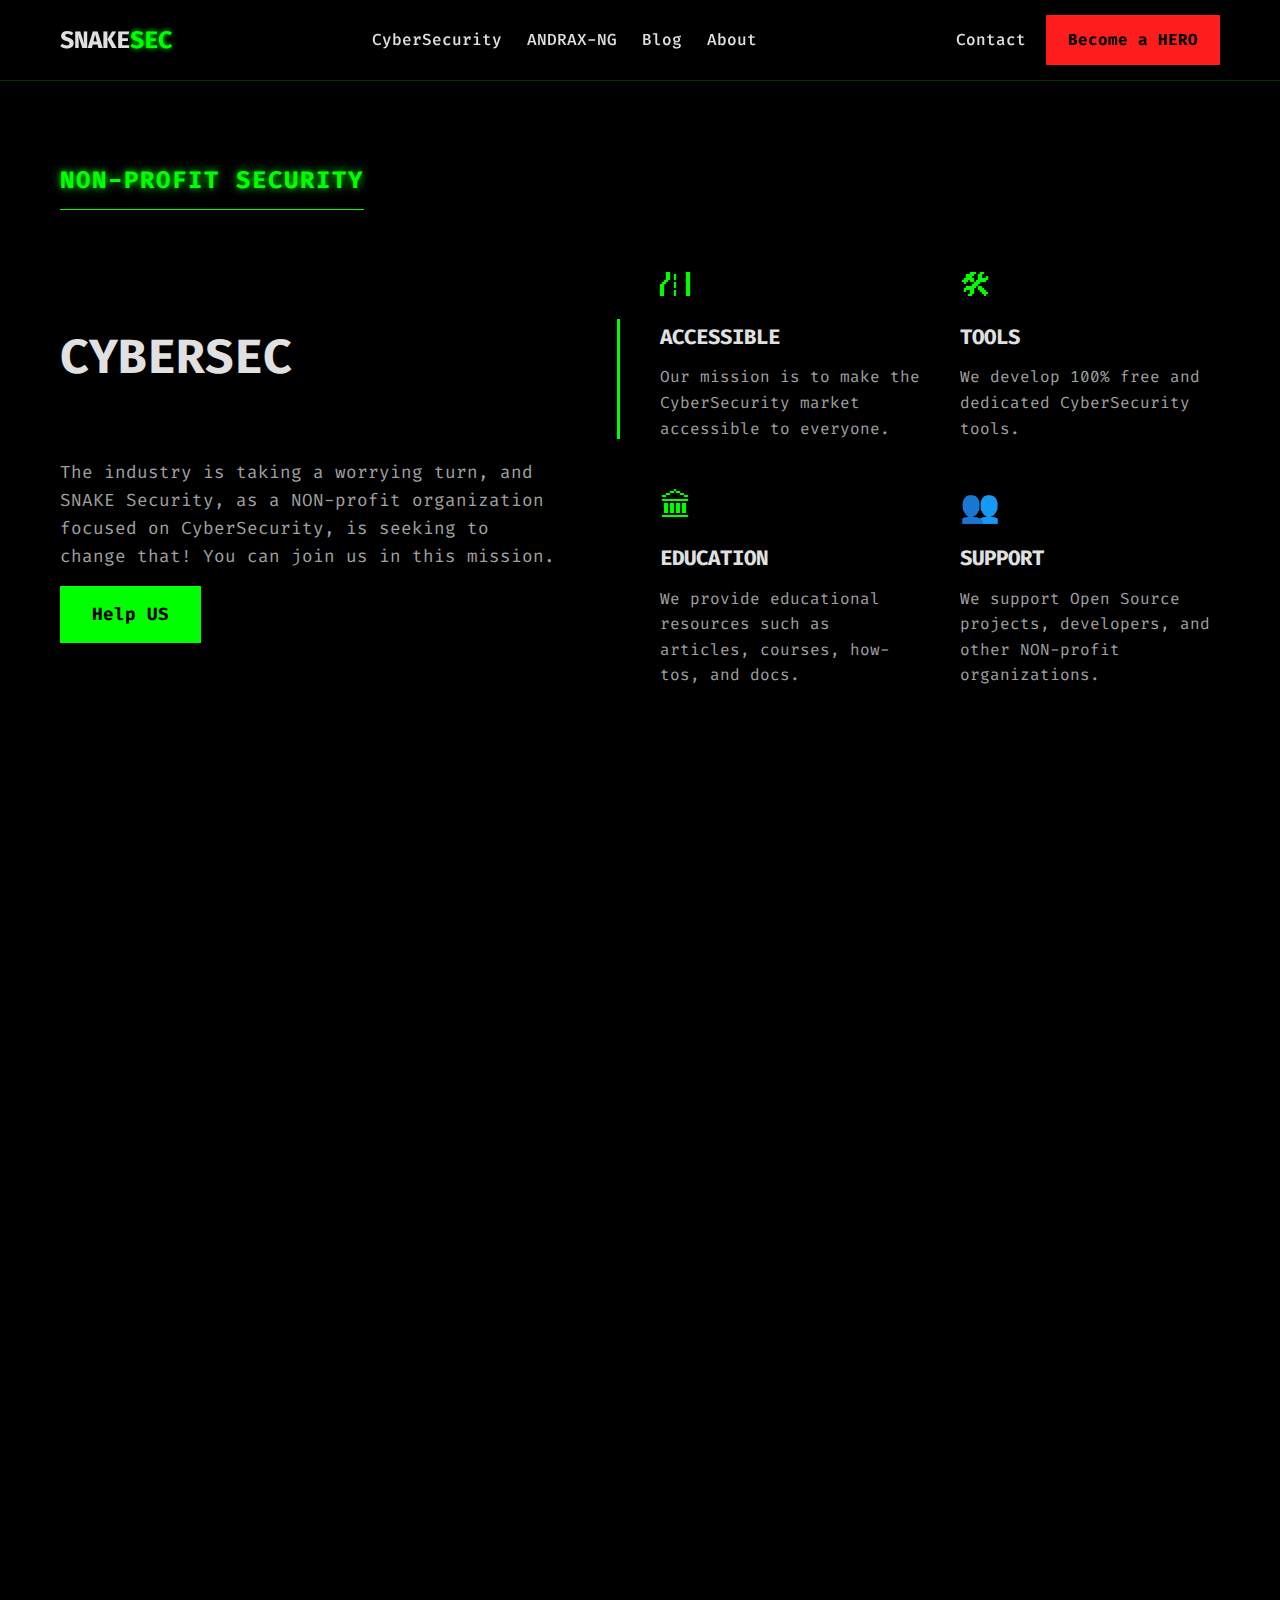
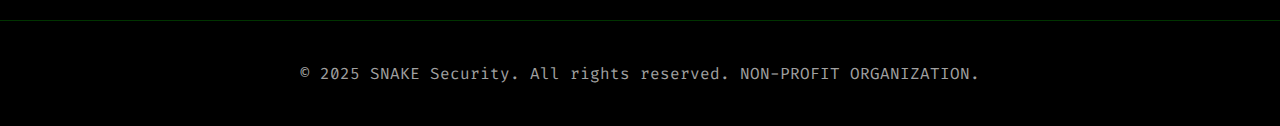
<file: index.html>
<!DOCTYPE html>
<html lang="pt-BR">
<head>
    <meta charset="UTF-8">
    <meta name="viewport" content="width=device-width, initial-scale=1.0">
    <title>SNAKE Security - Non-Profit Cybersecurity</title>
    <link rel="stylesheet" href="https://fonts.googleapis.com/css2?family=Fira+Code:wght@400;500;700&display=swap">
    <link rel="stylesheet" href="css/style.css">
</head>
<body>

    <header class="main-header">
        <div class="container">
            <a href="index.html" class="logo">SNAKE<span>SEC</span></a>
            <nav>
                <ul class="nav-links">
                    <li><a href="cybersecurity.html">CyberSecurity</a></li>
                    <li><a href="andrax-ng.html">ANDRAX-NG</a></li>
                    <li><a href="blog.html">Blog</a></li>
                    <li><a href="about.html">About</a></li>
                </ul>
            </nav>
            <div class="header-actions">
                <a href="contact.html" class="contact-link">Contact</a>
                <a href="contact.html" class="cta-button">Become a HERO</a>
            </div>
            <div class="menu-toggle">☰</div>
        </div>
    </header>

    <main>
        <section class="hero">
            <div class="container">
                <h2 class="section-title fade-in-section">NON-PROFIT SECURITY</h2>
                <div class="hero-content fade-in-section">
                    <div class="hero-text">
                        <h1 id="typing-hero"></h1>
                        <p>The industry is taking a worrying turn, and SNAKE Security, as a NON-profit organization focused on CyberSecurity, is seeking to change that! You can join us in this mission.</p>
                        <a href="about.html" class="hero-button">Help US</a>
                    </div>
                    <div class="hero-features">
                        <div class="feature-item">
                            <div class="icon">⛙</div>
                            <h3>ACCESSIBLE</h3>
                            <p>Our mission is to make the CyberSecurity market accessible to everyone.</p>
                        </div>
                        <div class="feature-item">
                            <div class="icon">🛠</div>
                            <h3>TOOLS</h3>
                            <p>We develop 100% free and dedicated CyberSecurity tools.</p>
                        </div>
                        <div class="feature-item">
                            <div class="icon">🏛</div>
                            <h3>EDUCATION</h3>
                            <p>We provide educational resources such as articles, courses, how-tos, and docs.</p>
                        </div>
                        <div class="feature-item">
                            <div class="icon">👥</div>
                            <h3>SUPPORT</h3>
                            <p>We support Open Source projects, developers, and other NON-profit organizations.</p>
                        </div>
                    </div>
                </div>
            </div>
        </section>

        <section class="content-section fade-in-section">
            <div class="container" style="text-align: center;">
                <p>Stay on top of CyberSecurity News, Tools, and Techniques</p>
                <h2 style="border:none;">SECURITY REALM</h2>
                <div class="realm-grid">
                    <div class="realm-card">
                        <div class="realm-card-img">>_</div>
                        <div class="realm-card-content">
                            <h3>Advanced Phishing Techniques</h3>
                            <p>A deep dive into the latest methods used by attackers and how to defend against them.</p>
                        </div>
                    </div>
                    <div class="realm-card">
                        <div class="realm-card-img">{...}</div>
                        <div class="realm-card-content">
                            <h3>Securing Your Home Network</h3>
                            <p>Practical steps every user can take to harden their Wi-Fi and protect their IoT devices.</p>
                        </div>
                    </div>
                    <div class="realm-card">
                        <div class="realm-card-img">#</div>
                        <div class="realm-card-content">
                            <h3>Introduction to Reverse Engineering</h3>
                            <p>Learn the basics of disassembling and understanding software to find vulnerabilities.</p>
                        </div>
                    </div>
                </div>
                <a href="blog.html" class="hero-button" style="margin-top: 40px;">View All Posts</a>
            </div>
        </section>
    </main>

    <footer class="main-footer">
        <p>&copy; 2025 SNAKE Security. All rights reserved. NON-PROFIT ORGANIZATION.</p>
    </footer>

    <script src="js/script.js"></script>
</body>
</html>
</file>
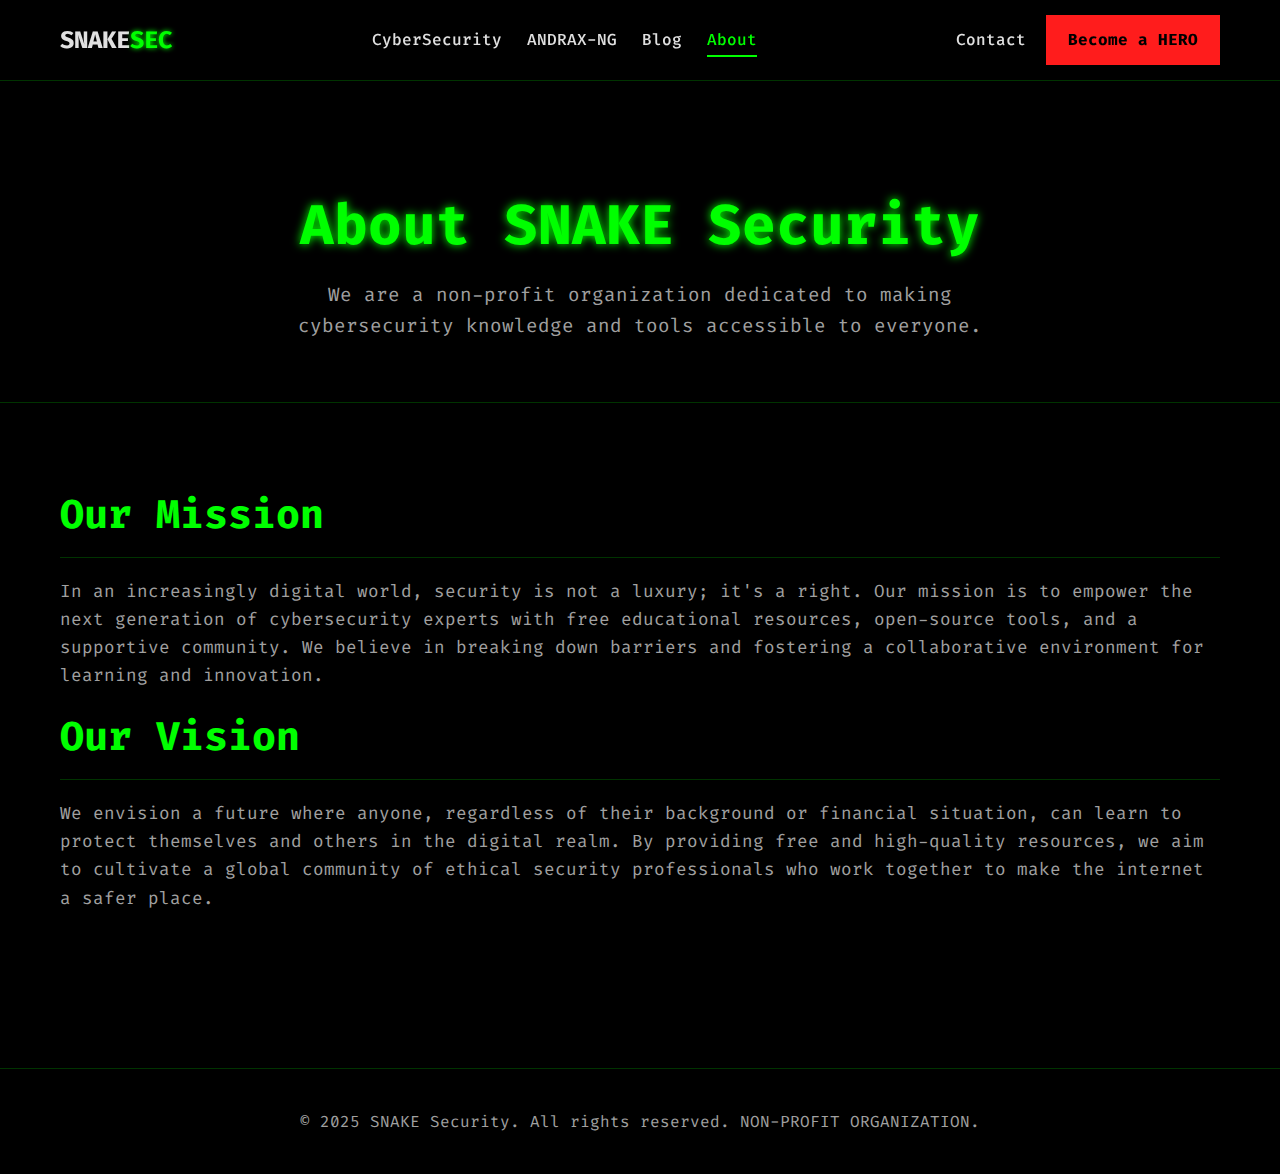
<file: about.html>
<!DOCTYPE html>
<html lang="pt-BR">
<head>
    <meta charset="UTF-8">
    <meta name="viewport" content="width=device-width, initial-scale=1.0">
    <title>About - SNAKE Security</title>
    <link rel="stylesheet" href="https://fonts.googleapis.com/css2?family=Fira+Code:wght@400;500;700&display=swap">
    <link rel="stylesheet" href="css/style.css">
</head>
<body>

    <header class="main-header">
        <div class="container">
            <a href="index.html" class="logo">SNAKE<span>SEC</span></a>
            <nav>
                <ul class="nav-links">
                    <li><a href="cybersecurity.html">CyberSecurity</a></li>
                    <li><a href="andrax-ng.html">ANDRAX-NG</a></li>
                    <li><a href="blog.html">Blog</a></li>
                    <li><a href="about.html" class="active">About</a></li>
                </ul>
            </nav>
            <div class="header-actions">
                <a href="contact.html" class="contact-link">Contact</a>
                <a href="contact.html" class="cta-button">Become a HERO</a>
            </div>
            <div class="menu-toggle">☰</div>
        </div>
    </header>

    <main>
        <div class="page-header fade-in-section">
            <div class="container">
                <h1>About SNAKE Security</h1>
                <p>We are a non-profit organization dedicated to making cybersecurity knowledge and tools accessible to everyone.</p>
            </div>
        </div>
        <section class="content-section fade-in-section">
            <div class="container">
                <h2>Our Mission</h2>
                <p>In an increasingly digital world, security is not a luxury; it's a right. Our mission is to empower the next generation of cybersecurity experts with free educational resources, open-source tools, and a supportive community. We believe in breaking down barriers and fostering a collaborative environment for learning and innovation.</p>
                 <h2>Our Vision</h2>
                <p>We envision a future where anyone, regardless of their background or financial situation, can learn to protect themselves and others in the digital realm. By providing free and high-quality resources, we aim to cultivate a global community of ethical security professionals who work together to make the internet a safer place.</p>
            </div>
        </section>
    </main>

    <footer class="main-footer">
        <p>&copy; 2025 SNAKE Security. All rights reserved. NON-PROFIT ORGANIZATION.</p>
    </footer>

    <script src="js/script.js"></script>
</body>
</html>
</file>
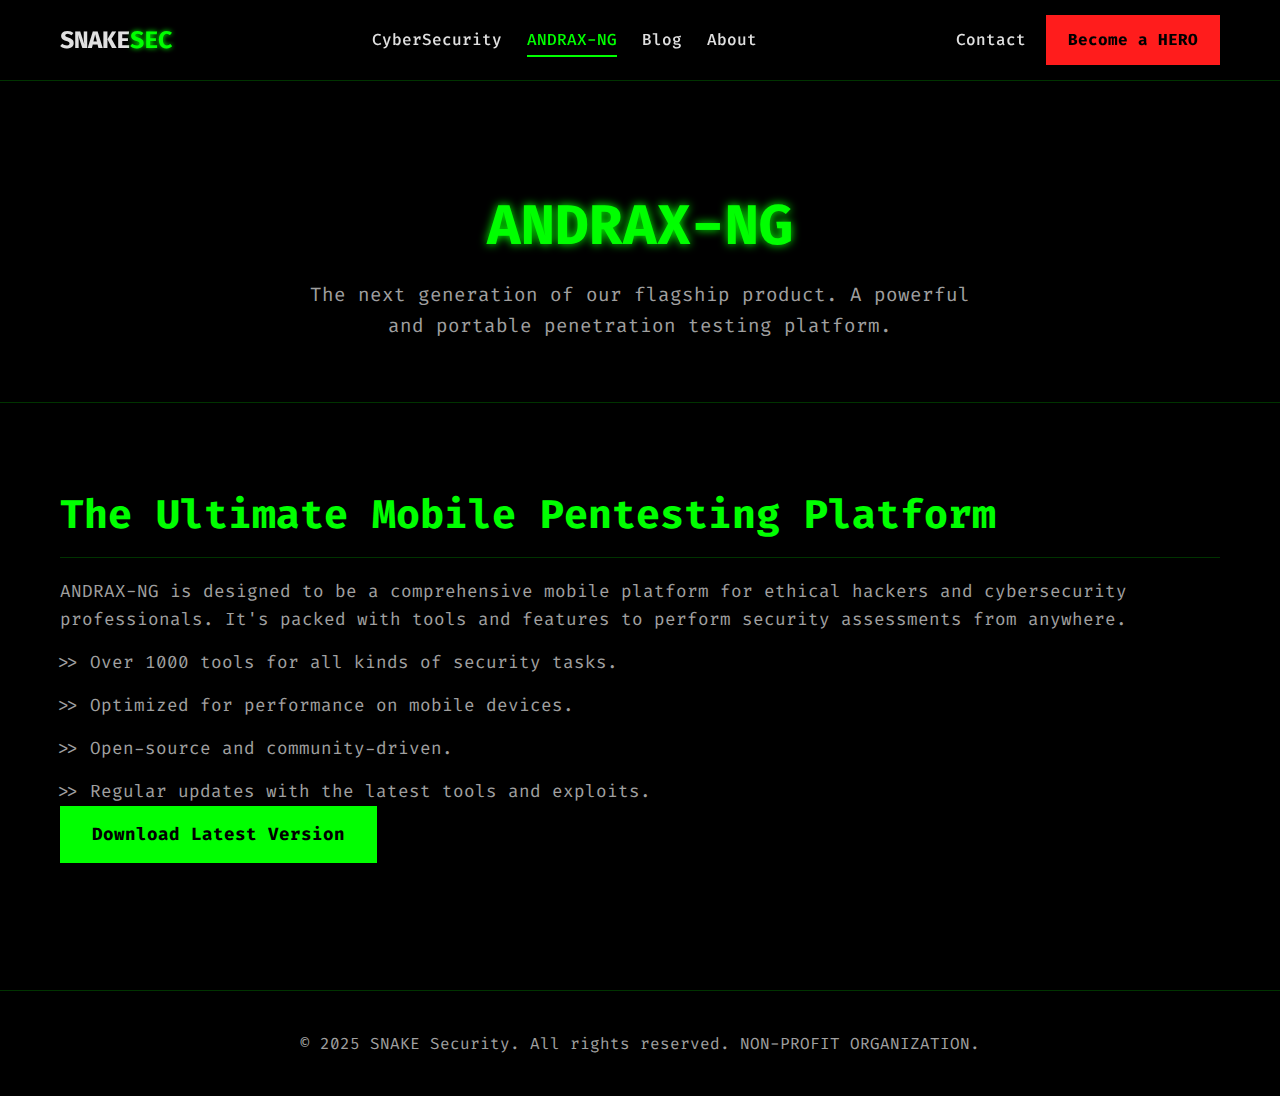
<file: andrax-ng.html>
<!DOCTYPE html>
<html lang="pt-BR">
<head>
    <meta charset="UTF-8">
    <meta name="viewport" content="width=device-width, initial-scale=1.0">
    <title>ANDRAX-NG - SNAKE Security</title>
    <link rel="stylesheet" href="https://fonts.googleapis.com/css2?family=Fira+Code:wght@400;500;700&display=swap">
    <link rel="stylesheet" href="css/style.css">
</head>
<body>

    <header class="main-header">
        <div class="container">
            <a href="index.html" class="logo">SNAKE<span>SEC</span></a>
            <nav>
                <ul class="nav-links">
                    <li><a href="cybersecurity.html">CyberSecurity</a></li>
                    <li><a href="andrax-ng.html" class="active">ANDRAX-NG</a></li>
                    <li><a href="blog.html">Blog</a></li>
                    <li><a href="about.html">About</a></li>
                </ul>
            </nav>
            <div class="header-actions">
                <a href="contact.html" class="contact-link">Contact</a>
                <a href="contact.html" class="cta-button">Become a HERO</a>
            </div>
            <div class="menu-toggle">☰</div>
        </div>
    </header>

    <main>
        <div class="page-header fade-in-section">
            <div class="container">
                <h1>ANDRAX-NG</h1>
                <p>The next generation of our flagship product. A powerful and portable penetration testing platform.</p>
            </div>
        </div>
        <section class="content-section fade-in-section">
            <div class="container">
                <h2>The Ultimate Mobile Pentesting Platform</h2>
                <p>ANDRAX-NG is designed to be a comprehensive mobile platform for ethical hackers and cybersecurity professionals. It's packed with tools and features to perform security assessments from anywhere.</p>
                <ul>
                    <li>Over 1000 tools for all kinds of security tasks.</li>
                    <li>Optimized for performance on mobile devices.</li>
                    <li>Open-source and community-driven.</li>
                    <li>Regular updates with the latest tools and exploits.</li>
                </ul>
                <a href="#" class="hero-button" style="margin-top:20px;">Download Latest Version</a>
            </div>
        </section>
    </main>

    <footer class="main-footer">
        <p>&copy; 2025 SNAKE Security. All rights reserved. NON-PROFIT ORGANIZATION.</p>
    </footer>

    <script src="js/script.js"></script>
</body>
</html>
</file>
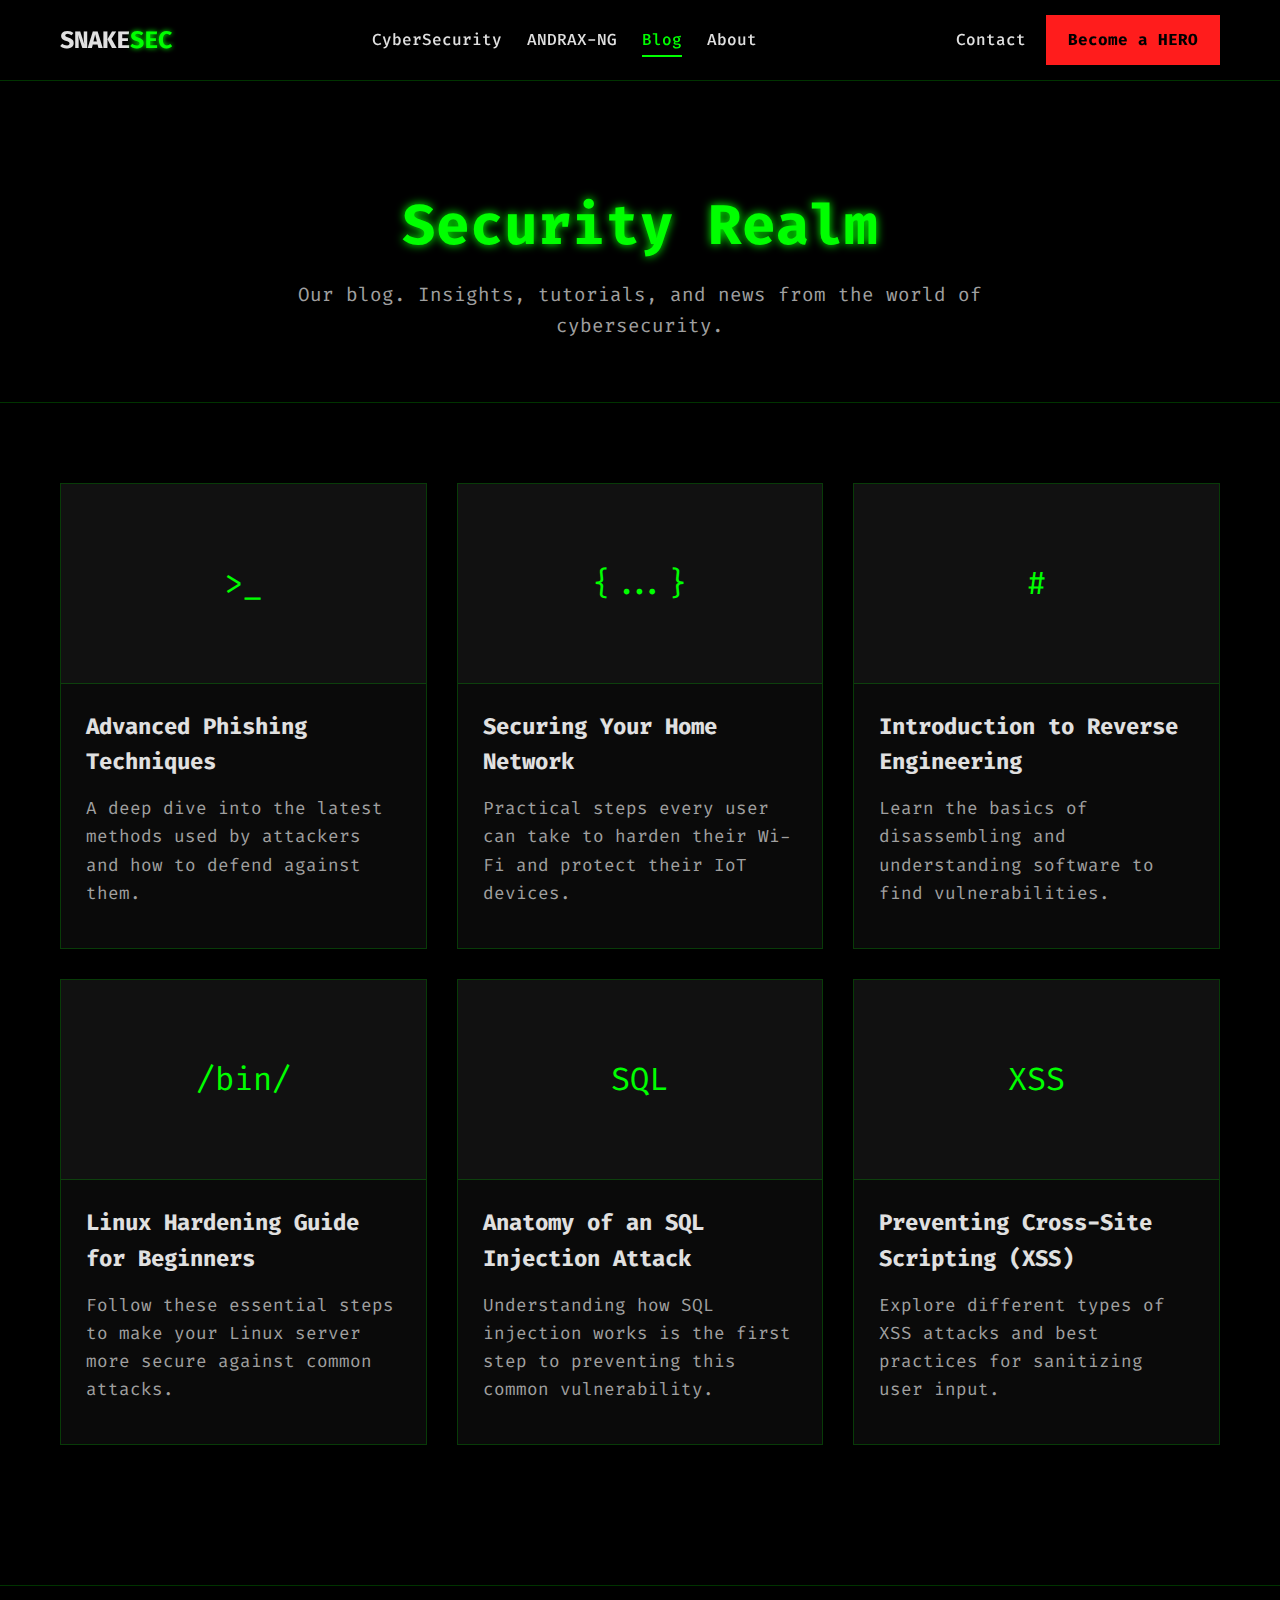
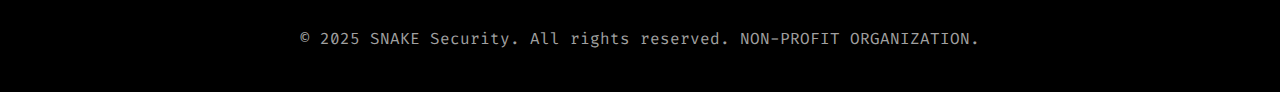
<file: blog.html>
<!DOCTYPE html>
<html lang="pt-BR">
<head>
    <meta charset="UTF-8">
    <meta name="viewport" content="width=device-width, initial-scale=1.0">
    <title>Blog - SNAKE Security</title>
    <link rel="stylesheet" href="https://fonts.googleapis.com/css2?family=Fira+Code:wght@400;500;700&display=swap">
    <link rel="stylesheet" href="css/style.css">
</head>
<body>

    <header class="main-header">
        <div class="container">
            <a href="index.html" class="logo">SNAKE<span>SEC</span></a>
            <nav>
                <ul class="nav-links">
                    <li><a href="cybersecurity.html">CyberSecurity</a></li>
                    <li><a href="andrax-ng.html">ANDRAX-NG</a></li>
                    <li><a href="blog.html" class="active">Blog</a></li>
                    <li><a href="about.html">About</a></li>
                </ul>
            </nav>
            <div class="header-actions">
                <a href="contact.html" class="contact-link">Contact</a>
                <a href="contact.html" class="cta-button">Become a HERO</a>
            </div>
            <div class="menu-toggle">☰</div>
        </div>
    </header>

    <main>
        <div class="page-header fade-in-section">
            <div class="container">
                <h1>Security Realm</h1>
                <p>Our blog. Insights, tutorials, and news from the world of cybersecurity.</p>
            </div>
        </div>
        <section class="content-section fade-in-section">
            <div class="container">
                <div class="realm-grid">
                    <div class="realm-card">
                        <div class="realm-card-img">>_</div>
                        <div class="realm-card-content">
                            <h3>Advanced Phishing Techniques</h3>
                            <p>A deep dive into the latest methods used by attackers and how to defend against them.</p>
                        </div>
                    </div>
                    <div class="realm-card">
                        <div class="realm-card-img">{...}</div>
                        <div class="realm-card-content">
                            <h3>Securing Your Home Network</h3>
                            <p>Practical steps every user can take to harden their Wi-Fi and protect their IoT devices.</p>
                        </div>
                    </div>
                    <div class="realm-card">
                        <div class="realm-card-img">#</div>
                        <div class="realm-card-content">
                            <h3>Introduction to Reverse Engineering</h3>
                            <p>Learn the basics of disassembling and understanding software to find vulnerabilities.</p>
                        </div>
                    </div>
                     <div class="realm-card">
                        <div class="realm-card-img">/bin/</div>
                        <div class="realm-card-content">
                            <h3>Linux Hardening Guide for Beginners</h3>
                            <p>Follow these essential steps to make your Linux server more secure against common attacks.</p>
                        </div>
                    </div>
                    <div class="realm-card">
                        <div class="realm-card-img">SQL</div>
                        <div class="realm-card-content">
                            <h3>Anatomy of an SQL Injection Attack</h3>
                            <p>Understanding how SQL injection works is the first step to preventing this common vulnerability.</p>
                        </div>
                    </div>
                    <div class="realm-card">
                        <div class="realm-card-img">XSS</div>
                        <div class="realm-card-content">
                            <h3>Preventing Cross-Site Scripting (XSS)</h3>
                            <p>Explore different types of XSS attacks and best practices for sanitizing user input.</p>
                        </div>
                    </div>
                </div>
            </div>
        </section>
    </main>

    <footer class="main-footer">
        <p>&copy; 2025 SNAKE Security. All rights reserved. NON-PROFIT ORGANIZATION.</p>
    </footer>

    <script src="js/script.js"></script>
</body>
</html>
</file>
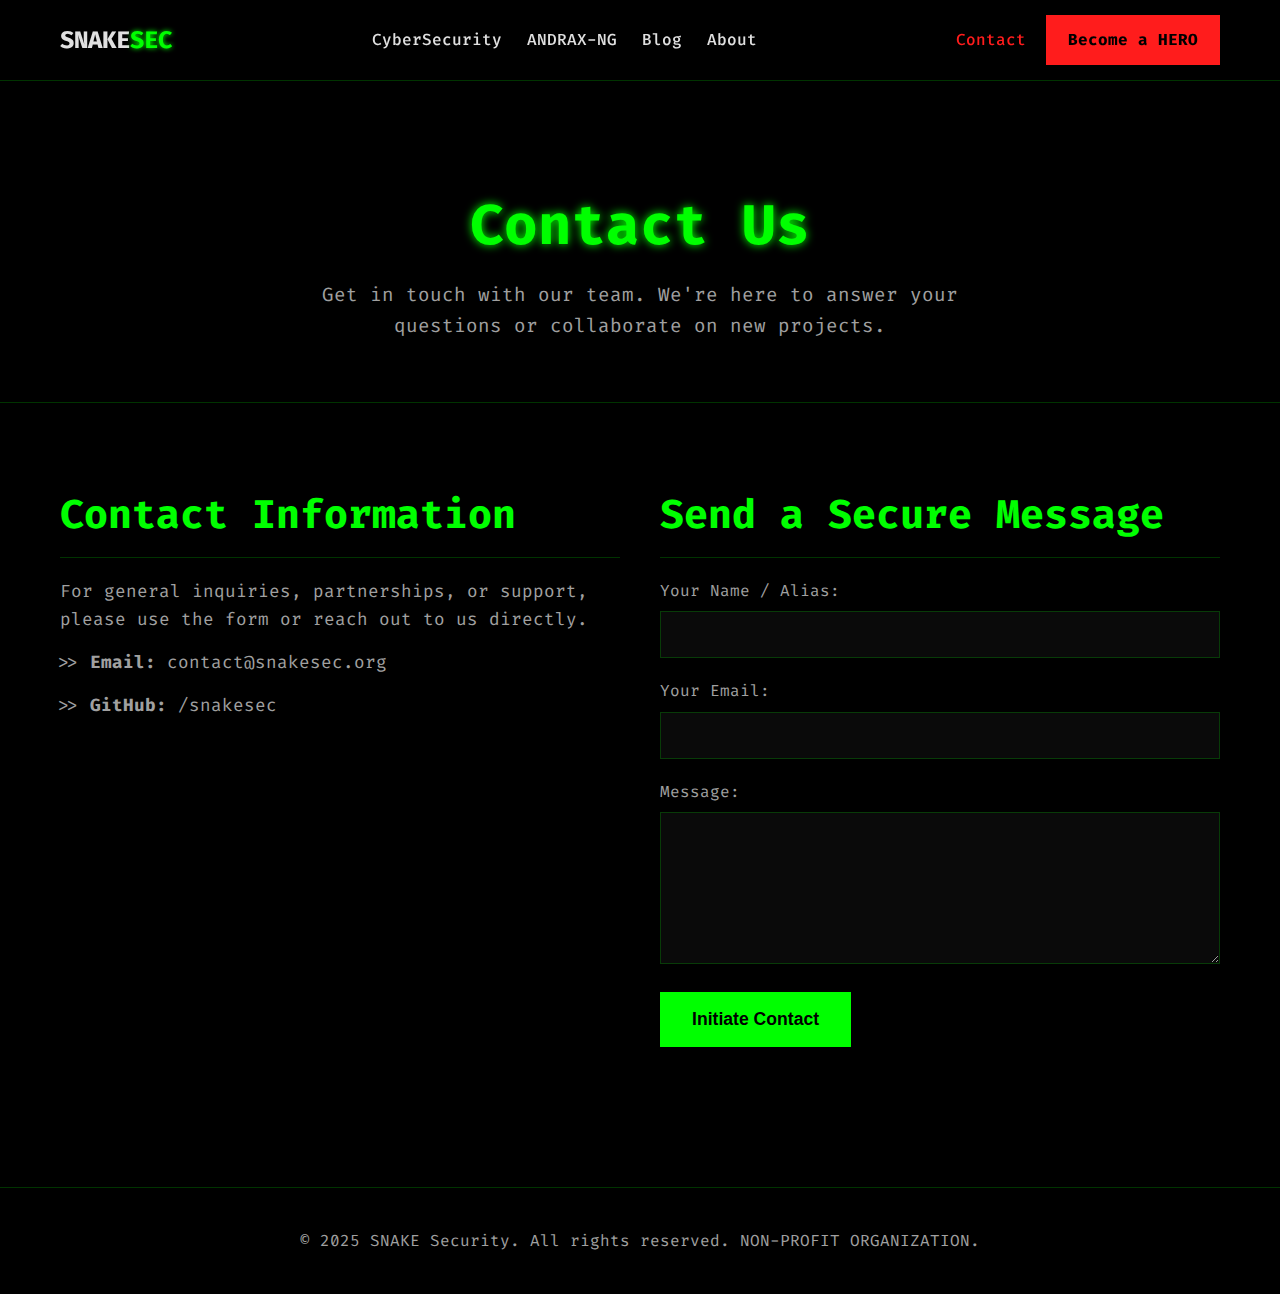
<file: contact.html>
<!DOCTYPE html>
<html lang="pt-BR">
<head>
    <meta charset="UTF-8">
    <meta name="viewport" content="width=device-width, initial-scale=1.0">
    <title>Contact - SNAKE Security</title>
    <link rel="stylesheet" href="https://fonts.googleapis.com/css2?family=Fira+Code:wght@400;500;700&display=swap">
    <link rel="stylesheet" href="css/style.css">
</head>
<body>

    <header class="main-header">
        <div class="container">
            <a href="index.html" class="logo">SNAKE<span>SEC</span></a>
            <nav>
                <ul class="nav-links">
                    <li><a href="cybersecurity.html">CyberSecurity</a></li>
                    <li><a href="andrax-ng.html">ANDRAX-NG</a></li>
                    <li><a href="blog.html">Blog</a></li>
                    <li><a href="about.html">About</a></li>
                </ul>
            </nav>
            <div class="header-actions">
                <a href="contact.html" class="contact-link" style="color: var(--main-red);">Contact</a>
                <a href="contact.html" class="cta-button">Become a HERO</a>
            </div>
            <div class="menu-toggle">☰</div>
        </div>
    </header>

    <main>
        <div class="page-header fade-in-section">
            <div class="container">
                <h1>Contact Us</h1>
                <p>Get in touch with our team. We're here to answer your questions or collaborate on new projects.</p>
            </div>
        </div>
        <section class="content-section fade-in-section">
            <div class="container contact-container">
                <div class="contact-info">
                    <h2>Contact Information</h2>
                    <p>For general inquiries, partnerships, or support, please use the form or reach out to us directly.</p>
                    <ul>
                        <li><strong>Email:</strong> contact@snakesec.org</li>
                        <li><strong>GitHub:</strong> /snakesec</li>
                    </ul>
                </div>
                <div class="contact-form-container">
                    <h2>Send a Secure Message</h2>
                    <form id="contact-form" novalidate>
                        <div class="form-group">
                            <label for="name">Your Name / Alias:</label>
                            <input type="text" id="name" name="name" required>
                        </div>
                        <div class="form-group">
                            <label for="email">Your Email:</label>
                            <input type="email" id="email" name="email" required>
                        </div>
                        <div class="form-group">
                            <label for="message">Message:</label>
                            <textarea id="message" name="message" rows="6" required></textarea>
                        </div>
                        <button type="submit" class="hero-button">Initiate Contact</button>
                        <div id="form-status"></div>
                    </form>
                </div>
            </div>
        </section>
    </main>

    <footer class="main-footer">
        <p>&copy; 2025 SNAKE Security. All rights reserved. NON-PROFIT ORGANIZATION.</p>
    </footer>

    <script src="js/script.js"></script>
</body>
</html>
</file>
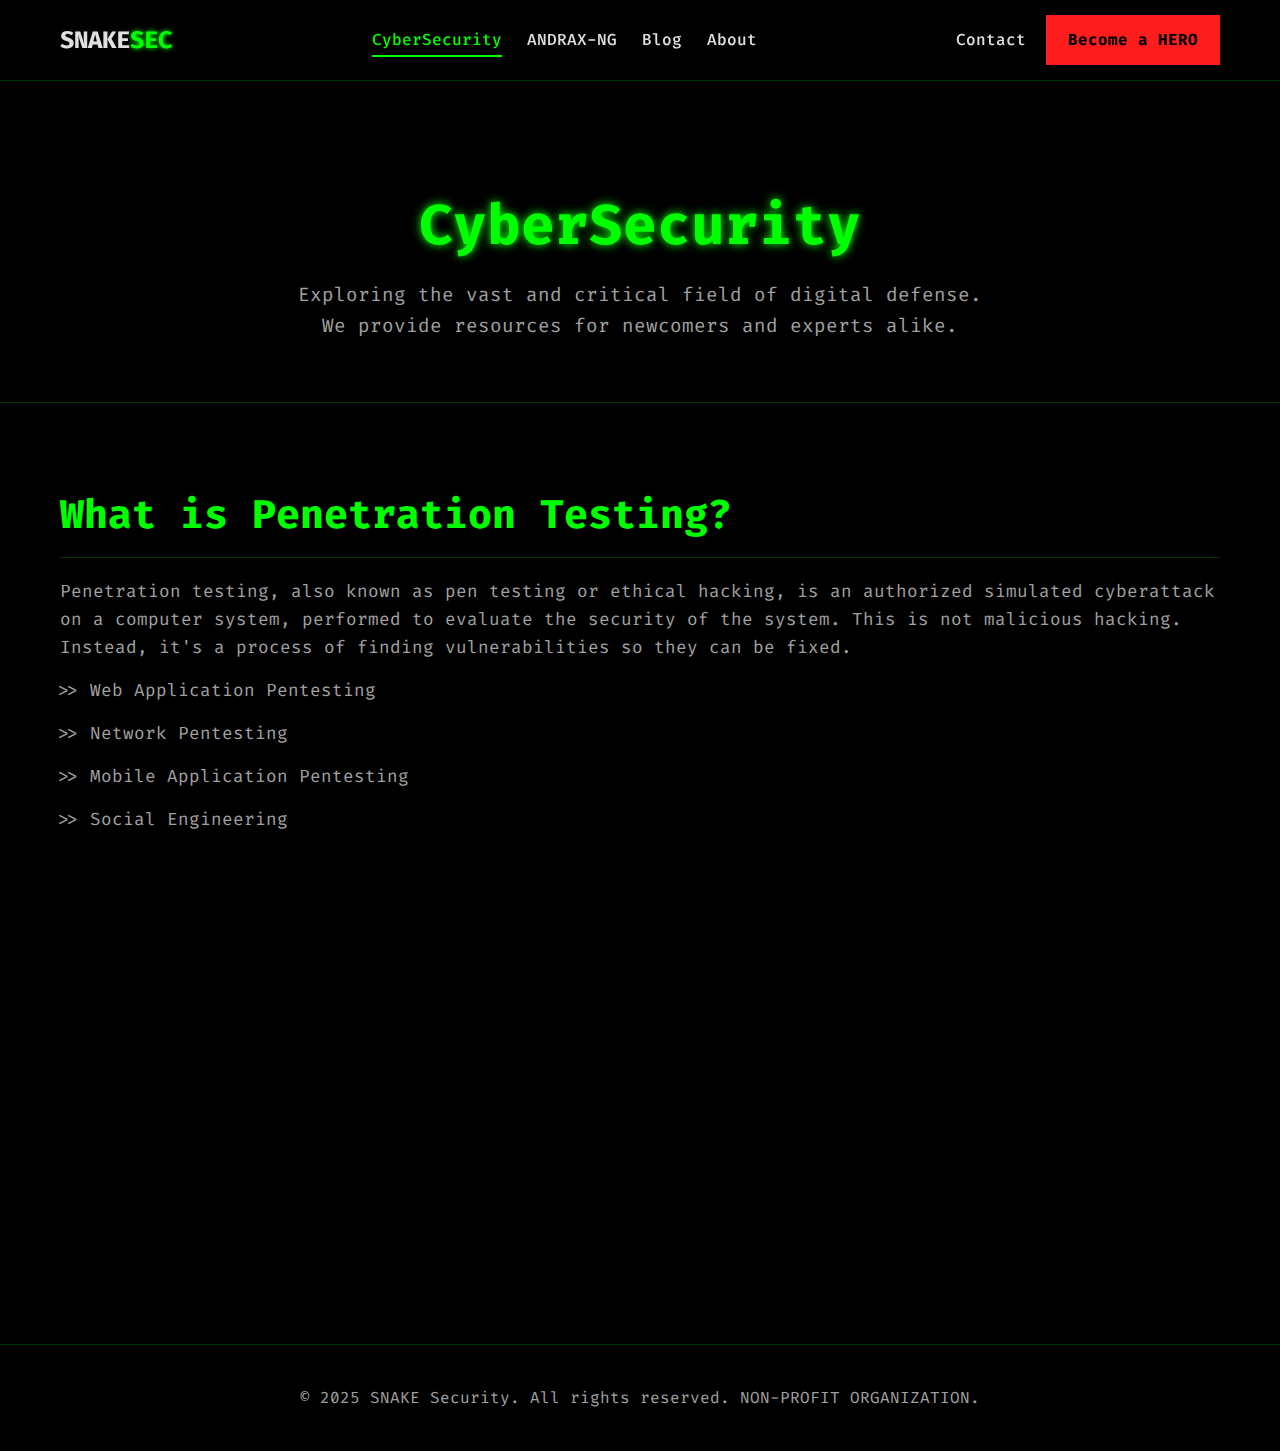
<file: cybersecurity.html>
<!DOCTYPE html>
<html lang="pt-BR">
<head>
    <meta charset="UTF-8">
    <meta name="viewport" content="width=device-width, initial-scale=1.0">
    <title>CyberSecurity - SNAKE Security</title>
    <link rel="stylesheet" href="https://fonts.googleapis.com/css2?family=Fira+Code:wght@400;500;700&display=swap">
    <link rel="stylesheet" href="css/style.css">
</head>
<body>

    <header class="main-header">
        <div class="container">
            <a href="index.html" class="logo">SNAKE<span>SEC</span></a>
            <nav>
                <ul class="nav-links">
                    <li><a href="cybersecurity.html" class="active">CyberSecurity</a></li>
                    <li><a href="andrax-ng.html">ANDRAX-NG</a></li>
                    <li><a href="blog.html">Blog</a></li>
                    <li><a href="about.html">About</a></li>
                </ul>
            </nav>
            <div class="header-actions">
                <a href="contact.html" class="contact-link">Contact</a>
                <a href="contact.html" class="cta-button">Become a HERO</a>
            </div>
            <div class="menu-toggle">☰</div>
        </div>
    </header>

    <main>
        <div class="page-header fade-in-section">
            <div class="container">
                <h1>CyberSecurity</h1>
                <p>Exploring the vast and critical field of digital defense. We provide resources for newcomers and experts alike.</p>
            </div>
        </div>
        <section class="content-section fade-in-section">
            <div class="container">
                <h2>What is Penetration Testing?</h2>
                <p>Penetration testing, also known as pen testing or ethical hacking, is an authorized simulated cyberattack on a computer system, performed to evaluate the security of the system. This is not malicious hacking. Instead, it's a process of finding vulnerabilities so they can be fixed.</p>
                <ul>
                    <li>Web Application Pentesting</li>
                    <li>Network Pentesting</li>
                    <li>Mobile Application Pentesting</li>
                    <li>Social Engineering</li>
                </ul>
            </div>
        </section>
         <section class="content-section fade-in-section" style="background-color: var(--card-bg);">
            <div class="container">
                <h2>Network & IoT Security</h2>
                <p>With the explosion of connected devices (IoT), securing networks has become more complex than ever. We focus on creating tools and tutorials to help you secure everything from your home Wi-Fi to corporate infrastructure.</p>
            </div>
        </section>
    </main>

    <footer class="main-footer">
        <p>&copy; 2025 SNAKE Security. All rights reserved. NON-PROFIT ORGANIZATION.</p>
    </footer>

    <script src="js/script.js"></script>
</body>
</html>
</file>
<file: css/style.css>
/* --- css/style.css --- */

/* --- CONFIGURAÇÕES GLOBAIS E PALETA DE CORES --- */
:root {
    --background-color: #000000;
    --main-green: #00ff00;
    --main-red: #ff1c1c;
    --text-primary: #e0e0e0;
    --text-secondary: #a0a0a0;
    --border-color: rgba(0, 255, 0, 0.2);
    --card-bg: #0a0a0a;
}

/* --- RESET BÁSICO E ESTILOS DO BODY --- */
* {
    margin: 0;
    padding: 0;
    box-sizing: border-box;
}

html {
    scroll-behavior: smooth;
}

body {
    background-color: var(--background-color);
    font-family: 'Fira Code', monospace;
    color: var(--text-primary);
    overflow-x: hidden;
    line-height: 1.6;
}

.container {
    max-width: 1200px;
    margin: 0 auto;
    padding: 0 20px;
}

a {
    text-decoration: none;
    color: var(--main-green);
    transition: all 0.3s ease;
}

a:hover {
    text-shadow: 0 0 8px var(--main-green);
}

img {
    max-width: 100%;
    height: auto;
}

/* --- CABEÇALHO E NAVEGAÇÃO --- */
.main-header {
    background-color: rgba(0, 0, 0, 0.8);
    backdrop-filter: blur(10px);
    border-bottom: 1px solid var(--border-color);
    padding: 15px 0;
    position: sticky;
    top: 0;
    width: 100%;
    z-index: 1000;
}

.main-header .container {
    display: flex;
    justify-content: space-between;
    align-items: center;
}

.logo {
    font-weight: 700;
    font-size: 1.5rem;
    color: var(--text-primary);
}

.logo span {
    color: var(--main-green);
    text-shadow: 0 0 5px var(--main-green);
}

.nav-links {
    list-style: none;
    display: flex;
    gap: 25px;
}

.nav-links a {
    color: var(--text-primary);
    font-weight: 500;
    padding: 5px 0;
    border-bottom: 2px solid transparent;
}

.nav-links a:hover, .nav-links a.active {
    color: var(--main-green);
    border-bottom-color: var(--main-green);
}

.header-actions {
    display: flex;
    align-items: center;
    gap: 20px;
}

.contact-link {
    color: var(--text-primary);
    font-weight: 500;
}

.contact-link:hover {
    color: var(--main-red);
    text-shadow: none;
}

.cta-button {
    background-color: var(--main-red);
    color: var(--background-color) !important;
    padding: 10px 20px;
    font-weight: bold;
    border: 2px solid var(--main-red);
}

.cta-button:hover {
    background-color: transparent;
    color: var(--main-red) !important;
    box-shadow: 0 0 10px var(--main-red);
    text-shadow: none;
}

/* --- MENU MOBILE (HAMBURGER) --- */
.menu-toggle {
    display: none;
    cursor: pointer;
    font-size: 2rem;
}


/* --- ESTILOS DE PÁGINA COMUM --- */
.page-header {
    padding: 100px 0 60px;
    text-align: center;
    border-bottom: 1px solid var(--border-color);
}

.page-header h1 {
    font-size: 3.5rem;
    color: var(--main-green);
    text-shadow: 0 0 10px var(--main-green);
    margin-bottom: 10px;
}

.page-header p {
    font-size: 1.2rem;
    color: var(--text-secondary);
    max-width: 700px;
    margin: 0 auto;
}

.content-section {
    padding: 80px 0;
}

.content-section h2 {
    font-size: 2.5rem;
    color: var(--main-green);
    margin-bottom: 20px;
    padding-bottom: 10px;
    border-bottom: 1px solid var(--border-color);
}

.content-section p, .content-section ul li {
    color: var(--text-secondary);
    font-size: 1.1rem;
    margin-bottom: 15px;
}

.content-section ul {
    list-style-type: '>> ';
    padding-left: 30px;
}

/* --- SEÇÃO HERO (PÁGINA INICIAL) --- */
.hero {
    padding: 80px 0;
}

.section-title {
    color: var(--main-green);
    font-weight: bold;
    letter-spacing: 2px;
    text-shadow: 0 0 8px var(--main-green);
    border-bottom: 1px solid var(--main-green);
    display: inline-block;
    padding-bottom: 10px;
    margin-bottom: 50px;
}

.hero-content {
    display: flex;
    justify-content: space-between;
    align-items: center;
    gap: 40px;
}

.hero-text { flex: 1; }

#typing-hero {
    font-size: 3rem;
    margin-bottom: 20px;
    height: 120px; /* Previne pulos de layout */
    border-right: 3px solid var(--main-green);
    animation: blink 1s step-end infinite;
}

.hero-text p {
    color: var(--text-secondary);
    font-size: 1.1rem;
    max-width: 500px;
    margin-bottom: 30px;
}

.hero-button {
    background-color: var(--main-green);
    color: var(--background-color);
    padding: 15px 30px;
    font-size: 1.1rem;
    font-weight: bold;
    border: 2px solid var(--main-green);
    cursor: pointer;
}

.hero-button:hover {
    background-color: transparent;
    color: var(--main-green);
    box-shadow: 0 0 15px var(--main-green);
}

.hero-features {
    flex: 1;
    display: grid;
    grid-template-columns: repeat(2, 1fr);
    gap: 40px;
}

.feature-item .icon {
    font-size: 2rem;
    margin-bottom: 10px;
    color: var(--main-green);
}

.feature-item h3 { font-size: 1.3rem; margin-bottom: 10px; }
.feature-item p { color: var(--text-secondary); }

/* --- SEÇÃO SECURITY REALM (Cards) --- */
.realm-grid {
    display: grid;
    grid-template-columns: repeat(auto-fit, minmax(320px, 1fr));
    gap: 30px;
    text-align: left;
}

.realm-card {
    border: 1px solid var(--border-color);
    background-color: var(--card-bg);
    transition: transform 0.3s, box-shadow 0.3s;
}

.realm-card:hover {
    transform: translateY(-10px);
    box-shadow: 0 10px 20px rgba(0, 255, 0, 0.15);
}

.realm-card-img {
    height: 200px;
    background-color: #111;
    display: flex;
    align-items: center;
    justify-content: center;
    color: var(--main-green);
    font-size: 2rem;
    border-bottom: 1px solid var(--border-color);
}
.realm-card-content { padding: 25px; }
.realm-card-content h3 { font-size: 1.4rem; margin-bottom: 15px; }
.realm-card-content p { color: var(--text-secondary); }

/* --- PÁGINA DE CONTATO --- */
.contact-container {
    display: flex;
    gap: 40px;
}
.contact-info, .contact-form-container { flex: 1; }

.form-group {
    margin-bottom: 20px;
}
.form-group label {
    display: block;
    margin-bottom: 8px;
    color: var(--text-secondary);
}
.form-group input, .form-group textarea {
    width: 100%;
    padding: 12px;
    background-color: var(--card-bg);
    border: 1px solid var(--border-color);
    color: var(--text-primary);
    font-family: 'Fira Code', monospace;
    font-size: 1rem;
    transition: border-color 0.3s, box-shadow 0.3s;
}

.form-group input:focus, .form-group textarea:focus {
    outline: none;
    border-color: var(--main-green);
    box-shadow: 0 0 10px rgba(0, 255, 0, 0.5);
}

#form-status {
    margin-top: 20px;
    padding: 15px;
    border-radius: 5px;
    display: none; /* Oculto por padrão */
}
#form-status.success {
    display: block;
    background-color: rgba(0, 255, 0, 0.1);
    border: 1px solid var(--main-green);
    color: var(--main-green);
}
#form-status.error {
    display: block;
    background-color: rgba(255, 28, 28, 0.1);
    border: 1px solid var(--main-red);
    color: var(--main-red);
}


/* --- ANIMAÇÕES E FOOTER --- */
@keyframes blink {
    from, to { border-color: transparent }
    50% { border-color: var(--main-green); }
}

.fade-in-section {
    opacity: 0;
    transform: translateY(30px);
    transition: opacity 0.8s ease-out, transform 0.8s ease-out;
}
.fade-in-section.visible {
    opacity: 1;
    transform: translateY(0);
}

.main-footer {
    border-top: 1px solid var(--border-color);
    text-align: center;
    padding: 40px 20px;
    margin-top: 60px;
    color: var(--text-secondary);
}

/* --- MEDIA QUERIES PARA RESPONSIVIDADE --- */
@media (max-width: 992px) {
    .menu-toggle {
        display: block;
        z-index: 1001;
        position: relative;
    }
    
    .nav-links {
        position: fixed;
        top: 0;
        right: 0;
        width: 70%;
        height: 100vh;
        background-color: #050505;
        flex-direction: column;
        justify-content: center;
        align-items: center;
        gap: 40px;
        transform: translateX(100%);
        transition: transform 0.4s ease-in-out;
    }

    .nav-links.active {
        transform: translateX(0);
    }

    .hero-content {
        flex-direction: column;
        text-align: center;
    }
    .hero-text {
        margin-bottom: 40px;
    }
    .hero-text p {
        margin-left: auto;
        margin-right: auto;
    }
}

@media (max-width: 768px) {
    .page-header h1, #typing-hero, .content-section h2 { font-size: 2.2rem; }
    #typing-hero { height: 80px; }
    .hero-features { grid-template-columns: 1fr; }
    .contact-container { flex-direction: column; }
}
</file>
